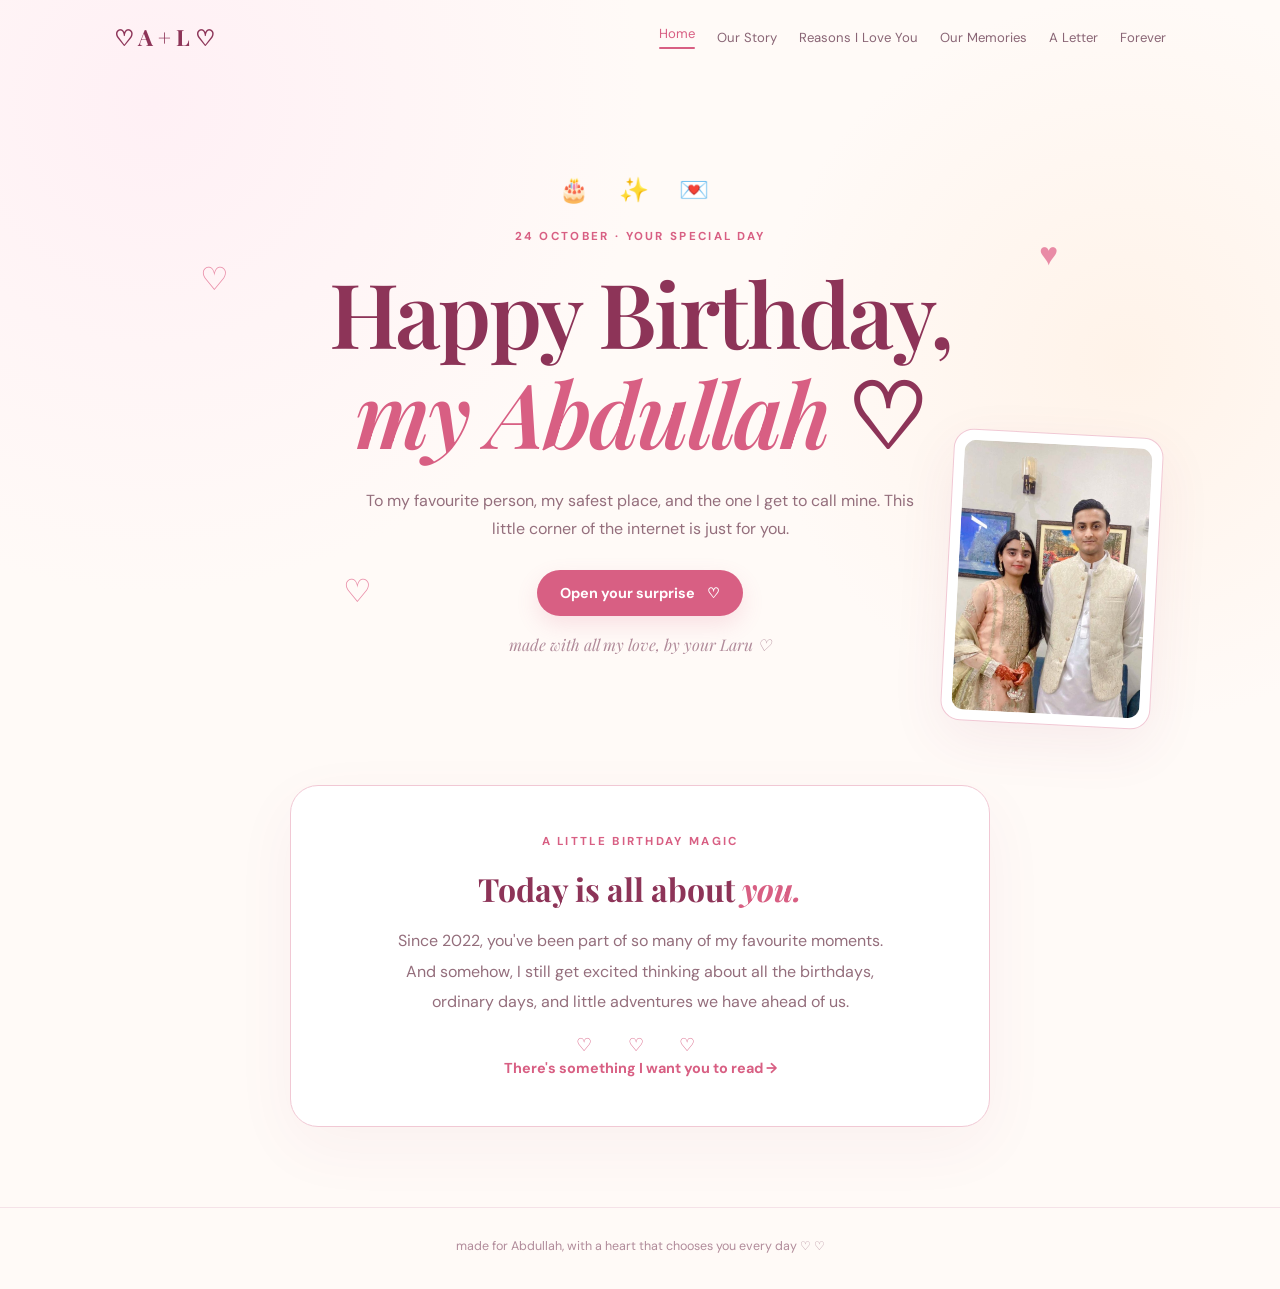
<file: index.html>
<!DOCTYPE html>
<html lang="en">
<head>
  <meta charset="UTF-8"><meta name="viewport" content="width=device-width, initial-scale=1">
  <title>Happy Birthday, My Abdullah ♡</title>
  <link rel="stylesheet" href="style.css"><script src="script.js" defer></script>
</head>
<body data-page="home">
  <div class="sparkle-layer" aria-hidden="true"></div>
  <header class="site-header">
    <a class="brand" href="index.html">♡ A + L ♡</a>
    <button class="menu-toggle" aria-label="Open menu" aria-expanded="false">☰</button>
    <nav class="nav">
      <a class="active" href="index.html">Home</a><a href="story.html">Our Story</a><a href="reasons.html">Reasons I Love You</a><a href="memories.html">Our Memories</a><a href="letter.html">A Letter</a><a href="forever.html">Forever</a>
    </nav>
  </header>
  <main>
    <section class="hero">
      <div class="hero-sticker">🎂 ✨ 💌</div>
      <p class="eyebrow">24 OCTOBER · YOUR SPECIAL DAY</p>
      <h1>Happy Birthday,<br><span>my Abdullah</span> ♡</h1>
      <p class="hero-copy">To my favourite person, my safest place, and the one I get to call mine. This little corner of the internet is just for you.</p>
      <a class="button" href="story.html">Open your surprise <span>♡</span></a>
      <div class="tiny-note">made with all my love, by your Laru ♡</div>
      <div class="photo-frame hero-photo"><img class="memory-image hero-couple-image" src="images/our-favourite-photo.jpeg" alt="Laraib and Abdullah together"></div>
      <span class="floating-heart h1">♡</span><span class="floating-heart h2">♥</span><span class="floating-heart h3">♡</span>
    </section>
    <section class="welcome-card">
      <p class="eyebrow">A LITTLE BIRTHDAY MAGIC</p><h2>Today is all about <em>you.</em></h2>
      <p>Since 2022, you've been part of so many of my favourite moments. And somehow, I still get excited thinking about all the birthdays, ordinary days, and little adventures we have ahead of us.</p>
      <div class="mini-hearts">♡　♡　♡</div>
      <a class="text-link" href="letter.html">There's something I want you to read →</a>
    </section>
  </main>
  <footer>made for Abdullah, with a heart that chooses you every day ♡ <span class="footer-year"></span></footer>
</body></html>
</file>
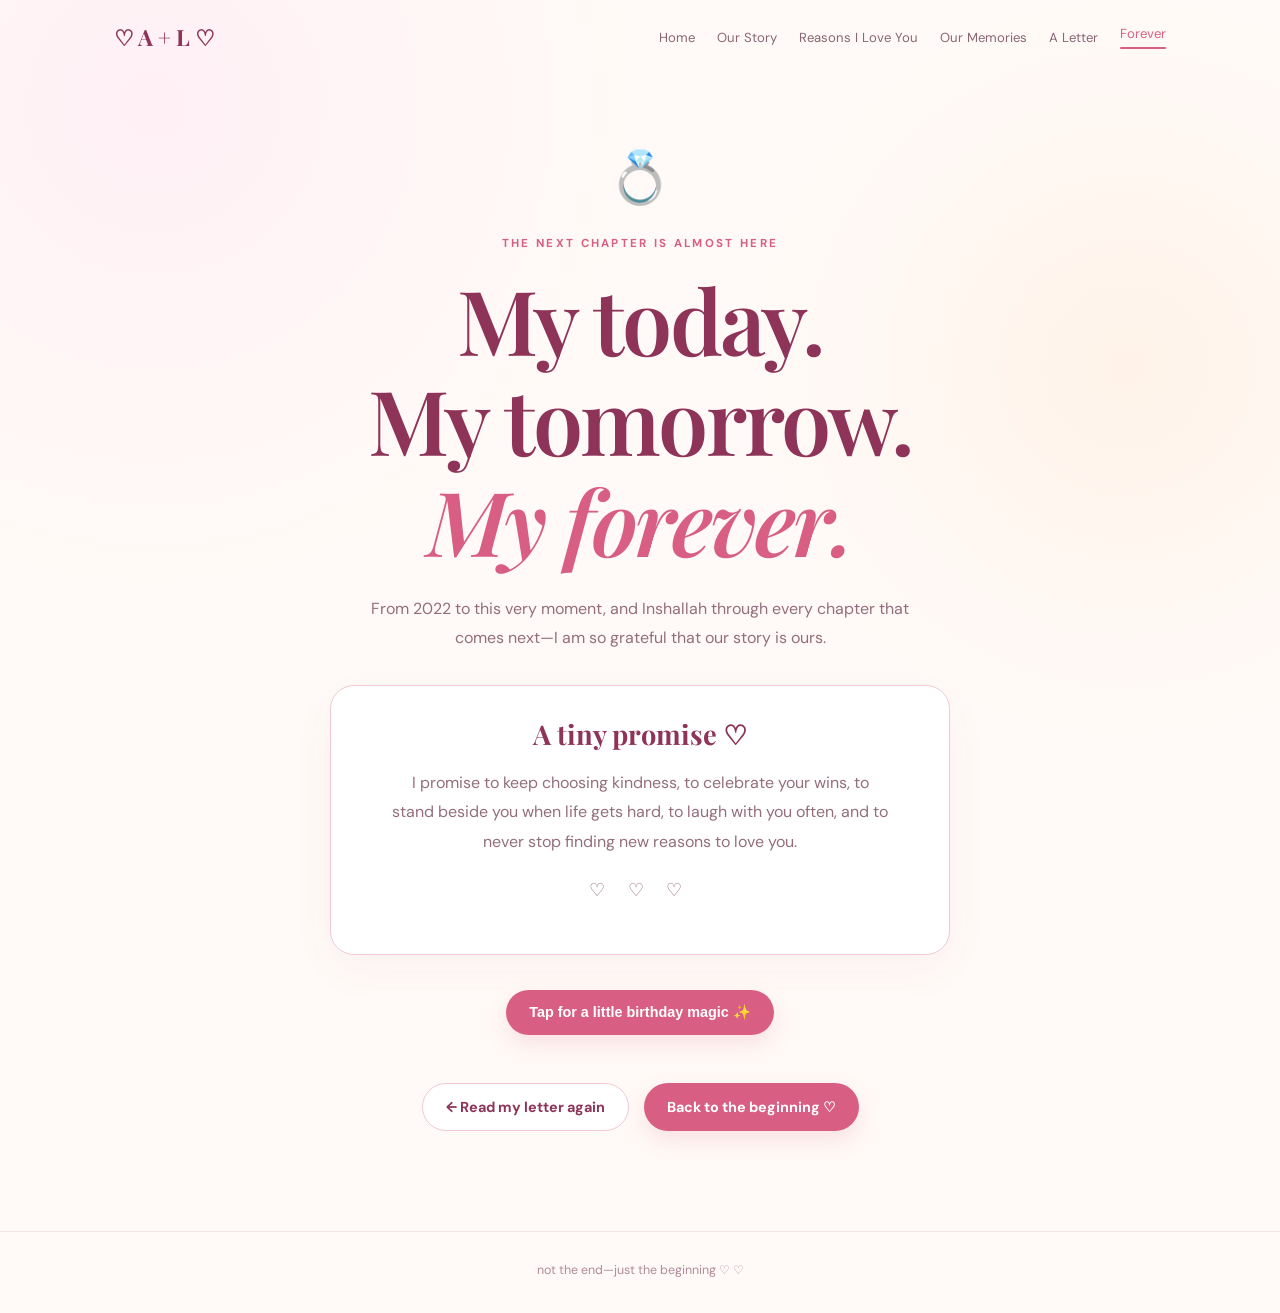
<file: forever.html>
<!DOCTYPE html>
<html lang="en"><head><meta charset="UTF-8"><meta name="viewport" content="width=device-width, initial-scale=1"><title>Here's to Forever ♡</title><link rel="stylesheet" href="style.css"><script src="script.js" defer></script></head>
<body data-page="forever"><div class="sparkle-layer" aria-hidden="true"></div>
<header class="site-header"><a class="brand" href="index.html">♡ A + L ♡</a><button class="menu-toggle" aria-label="Open menu" aria-expanded="false">☰</button><nav class="nav"><a href="index.html">Home</a><a href="story.html">Our Story</a><a href="reasons.html">Reasons I Love You</a><a href="memories.html">Our Memories</a><a href="letter.html">A Letter</a><a class="active" href="forever.html">Forever</a></nav></header>
<main class="forever-hero"><div class="ring">💍</div><p class="eyebrow">THE NEXT CHAPTER IS ALMOST HERE</p><h1>My today.<br>My tomorrow.<br><span>My forever.</span></h1><p class="hero-copy">From 2022 to this very moment, and Inshallah through every chapter that comes next—I am so grateful that our story is ours.</p>
<div class="promise-card"><h2>A tiny promise ♡</h2><p>I promise to keep choosing kindness, to celebrate your wins, to stand beside you when life gets hard, to laugh with you often, and to never stop finding new reasons to love you.</p><p class="mini-hearts">♡ ♡ ♡</p></div>
<button class="button" id="surprise-button">Tap for a little birthday magic ✨</button><p id="surprise-message" class="surprise-message" hidden>Surprise, my love! You are loved more than this tiny website could ever hold. Happy birthday, Abdullah. — Your Laru loves u sooo much ❤️</p>
<div class="page-nav centered"><a class="button secondary" href="letter.html">← Read my letter again</a><a class="button" href="index.html">Back to the beginning ♡</a></div></main>
<footer>not the end—just the beginning ♡ <span class="footer-year"></span></footer></body></html>
</file>
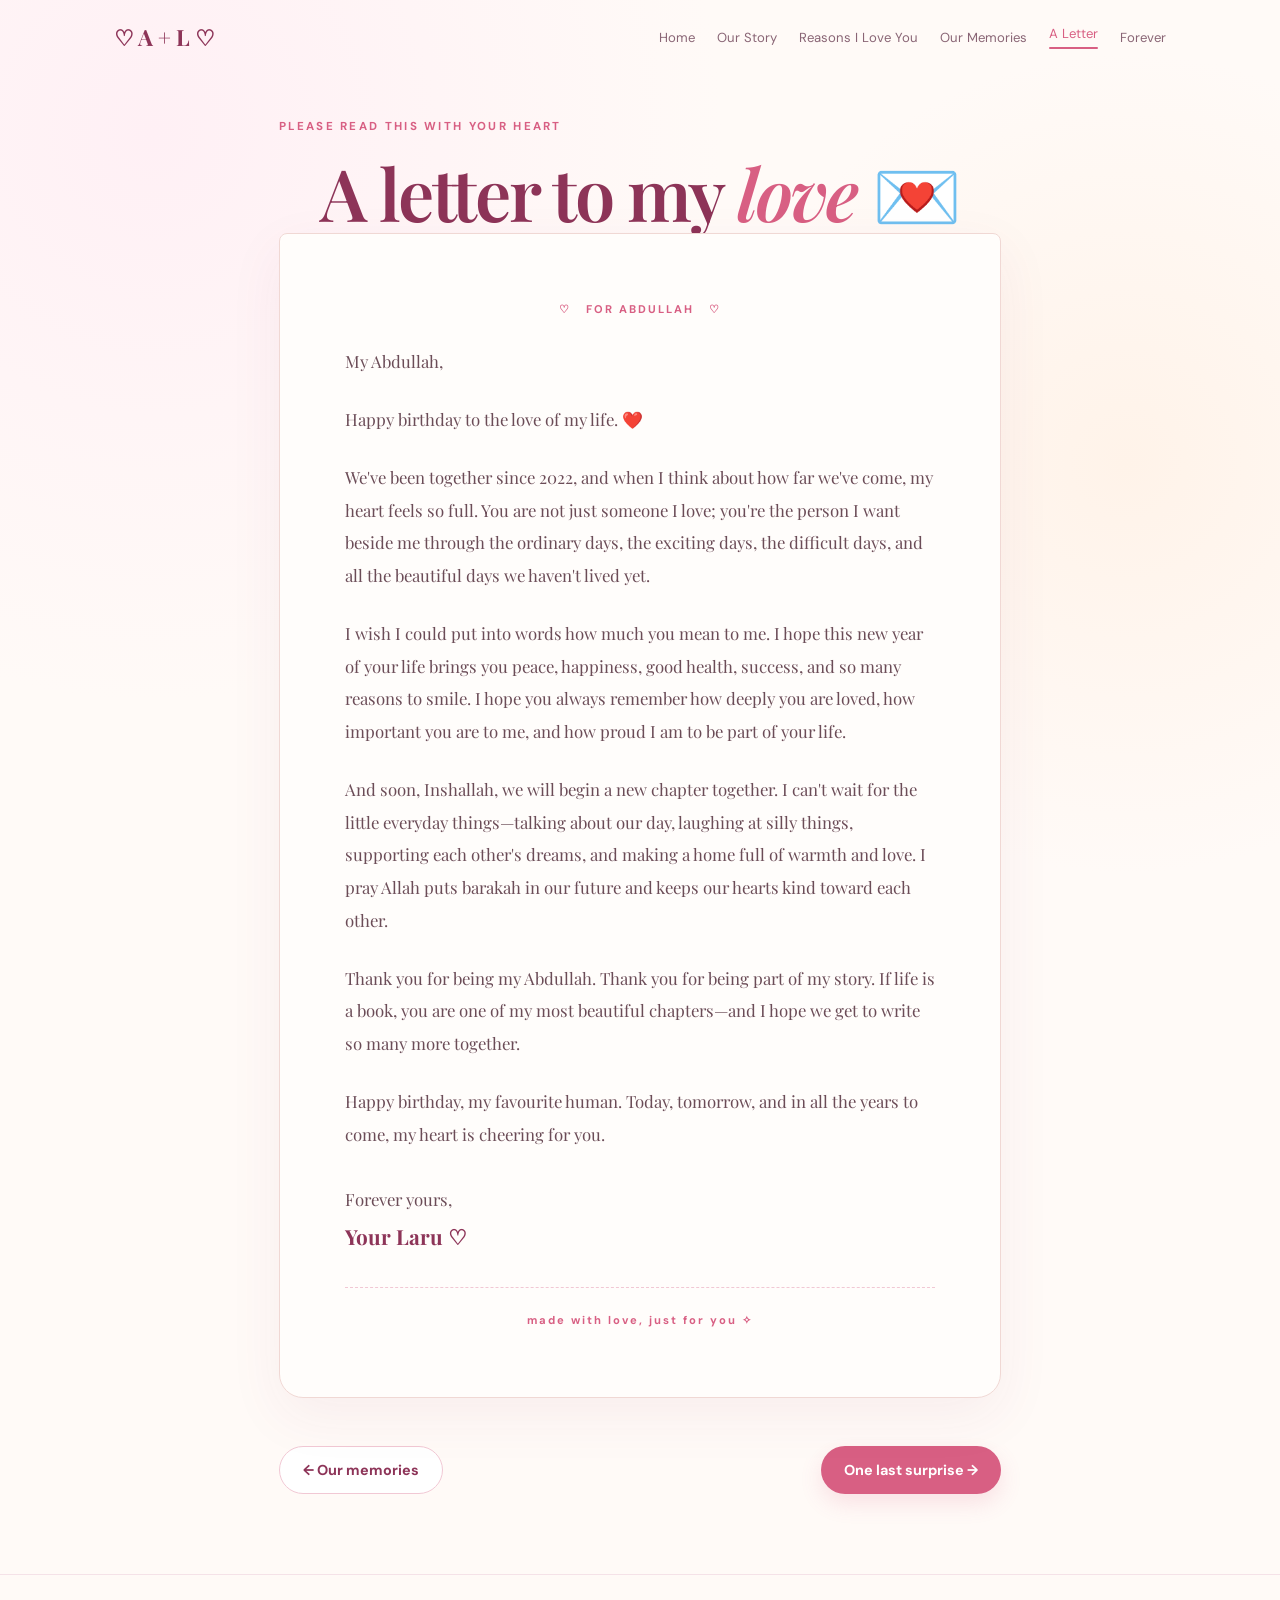
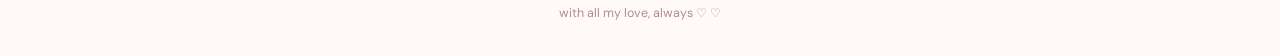
<file: letter.html>
<!DOCTYPE html>
<html lang="en"><head><meta charset="UTF-8"><meta name="viewport" content="width=device-width, initial-scale=1"><title>A Letter for Abdullah ♡</title><link rel="stylesheet" href="style.css"><script src="script.js" defer></script></head>
<body data-page="letter"><div class="sparkle-layer" aria-hidden="true"></div>
<header class="site-header"><a class="brand" href="index.html">♡ A + L ♡</a><button class="menu-toggle" aria-label="Open menu" aria-expanded="false">☰</button><nav class="nav"><a href="index.html">Home</a><a href="story.html">Our Story</a><a href="reasons.html">Reasons I Love You</a><a href="memories.html">Our Memories</a><a class="active" href="letter.html">A Letter</a><a href="forever.html">Forever</a></nav></header>
<main class="page-wrap letter-page"><p class="eyebrow">PLEASE READ THIS WITH YOUR HEART</p><h1 class="page-title">A letter to my <span>love</span> 💌</h1>
<article class="letter-paper"><div class="letter-top">♡ &nbsp; FOR ABDULLAH &nbsp; ♡</div>
<p>My Abdullah,</p>
<p>Happy birthday to the love of my life. ❤️</p>
<p>We've been together since 2022, and when I think about how far we've come, my heart feels so full. You are not just someone I love; you're the person I want beside me through the ordinary days, the exciting days, the difficult days, and all the beautiful days we haven't lived yet.</p>
<p>I wish I could put into words how much you mean to me. I hope this new year of your life brings you peace, happiness, good health, success, and so many reasons to smile. I hope you always remember how deeply you are loved, how important you are to me, and how proud I am to be part of your life.</p>
<p>And soon, Inshallah, we will begin a new chapter together. I can't wait for the little everyday things—talking about our day, laughing at silly things, supporting each other's dreams, and making a home full of warmth and love. I pray Allah puts barakah in our future and keeps our hearts kind toward each other.</p>
<p>Thank you for being my Abdullah. Thank you for being part of my story. If life is a book, you are one of my most beautiful chapters—and I hope we get to write so many more together.</p>
<p>Happy birthday, my favourite human. Today, tomorrow, and in all the years to come, my heart is cheering for you.</p>
<p class="letter-signoff">Forever yours,<br><strong>Your Laru ♡</strong></p><div class="letter-bottom">made with love, just for you ✧</div></article>
<div class="page-nav"><a class="button secondary" href="memories.html">← Our memories</a><a class="button" href="forever.html">One last surprise →</a></div></main>
<footer>with all my love, always ♡ <span class="footer-year"></span></footer></body></html>
</file>
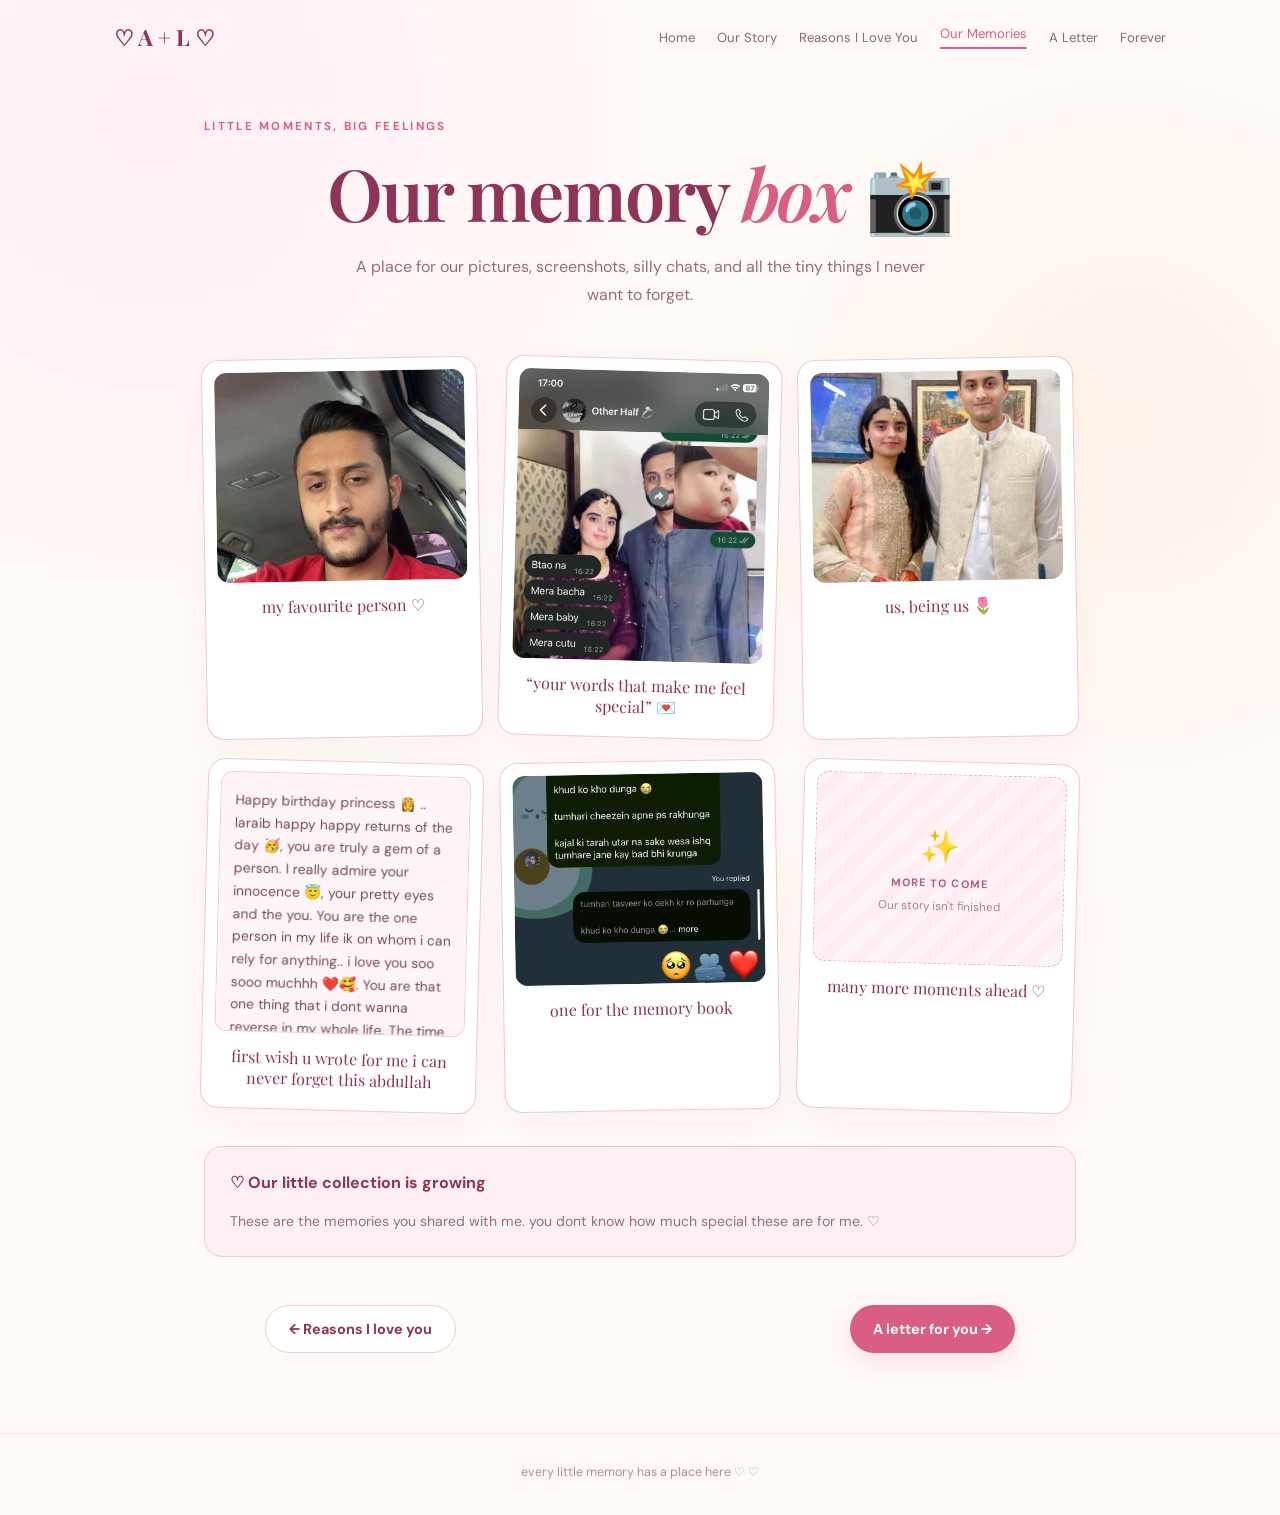
<file: memories.html>
<!DOCTYPE html>
<html lang="en"><head><meta charset="UTF-8"><meta name="viewport" content="width=device-width, initial-scale=1"><title>Our Memories ♡</title><link rel="stylesheet" href="style.css"><script src="script.js" defer></script></head>
<body data-page="memories"><div class="sparkle-layer" aria-hidden="true"></div>
<header class="site-header"><a class="brand" href="index.html">♡ A + L ♡</a><button class="menu-toggle" aria-label="Open menu" aria-expanded="false">☰</button><nav class="nav"><a href="index.html">Home</a><a href="story.html">Our Story</a><a href="reasons.html">Reasons I Love You</a><a class="active" href="memories.html">Our Memories</a><a href="letter.html">A Letter</a><a href="forever.html">Forever</a></nav></header>
<main class="page-wrap"><p class="eyebrow">LITTLE MOMENTS, BIG FEELINGS</p><h1 class="page-title">Our memory <span>box</span> 📸</h1><p class="page-intro">A place for our pictures, screenshots, silly chats, and all the tiny things I never want to forget.</p>
<div class="memory-grid">
<div class="memory-card"><img class="memory-image" src="images/my-favourite-person.jpeg" alt="Abdullah, my favourite person"><p>my favourite person ♡</p></div>
<div class="memory-card"><img class="memory-image whatsapp-image" src="images/whatsapp-memory-baby-cutu.jpeg" alt="WhatsApp memory where Abdullah calls me his baby and cutu"><p>“your words that make me feel special” 💌</p></div>
<div class="memory-card"><img class="memory-image" src="images/our-favourite-photo.jpeg" alt="Our favourite photo together"><p>us, being us 🌷</p></div>
<div class="memory-card little-words-card"><div class="little-words-message"><p>Happy birthday princess 👸 .. laraib happy happy returns of the day 🥳, you are truly a gem of a person. I really admire your innocence 😇, your pretty eyes and the you. You are the one person in my life ik on whom i can rely for anything.. i love you soo sooo muchhh ❤️🥰. You are that one thing that i dont wanna reverse in my whole life. The time we have spent it was totally magical 😍❣️. You mean a lifeline to me that i would never lose. I love you stay the same. ❤️❤️❤️</p></div><p>first wish u wrote for me i can never forget this abdullah</p></div>
<div class="memory-card"><img class="memory-image chat-memory-image" src="images/memory-book-chat.jpeg" alt="A heartfelt chat message saved for the memory book"><p>one for the memory book</p></div>
<div class="memory-card"><div class="photo-placeholder"><span>✨</span><b>MORE TO COME</b><small>Our story isn't finished</small></div><p>many more moments ahead ♡</p></div>
</div>
<div class="tip-box"><b>♡ Our little collection is growing</b><p>These are the  memories you shared with me. you dont know how much special these are for me. ♡</p></div>
<div class="page-nav"><a class="button secondary" href="reasons.html">← Reasons I love you</a><a class="button" href="letter.html">A letter for you →</a></div></main>
<footer>every little memory has a place here ♡ <span class="footer-year"></span></footer></body></html>
</file>
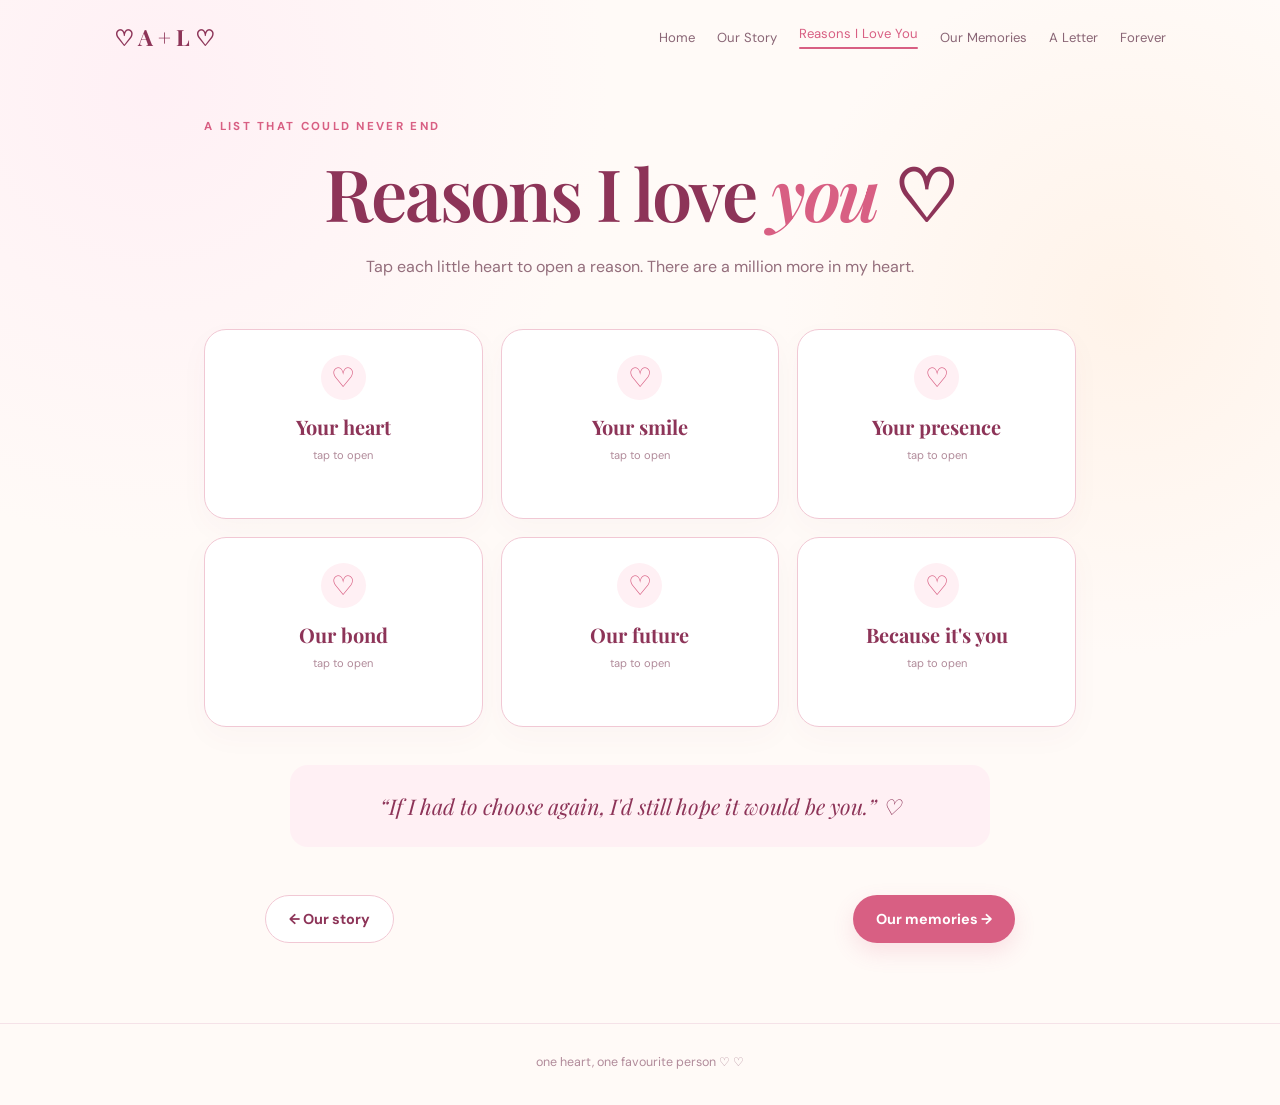
<file: reasons.html>
<!DOCTYPE html>
<html lang="en"><head><meta charset="UTF-8"><meta name="viewport" content="width=device-width, initial-scale=1"><title>Reasons I Love You ♡</title><link rel="stylesheet" href="style.css"><script src="script.js" defer></script></head>
<body data-page="reasons"><div class="sparkle-layer" aria-hidden="true"></div>
<header class="site-header"><a class="brand" href="index.html">♡ A + L ♡</a><button class="menu-toggle" aria-label="Open menu" aria-expanded="false">☰</button><nav class="nav"><a href="index.html">Home</a><a href="story.html">Our Story</a><a class="active" href="reasons.html">Reasons I Love You</a><a href="memories.html">Our Memories</a><a href="letter.html">A Letter</a><a href="forever.html">Forever</a></nav></header>
<main class="page-wrap"><p class="eyebrow">A LIST THAT COULD NEVER END</p><h1 class="page-title">Reasons I love <span>you</span> ♡</h1><p class="page-intro">Tap each little heart to open a reason. There are a million more in my heart.</p>
<div class="reason-grid">
<button class="reason-card" data-reason="01"><span class="reason-heart">♡</span><b>Your heart</b><small>tap to open</small><p class="reason-hidden">I love the person you are and the goodness you carry inside you.</p></button>
<button class="reason-card" data-reason="02"><span class="reason-heart">♡</span><b>Your smile</b><small>tap to open</small><p class="reason-hidden">Because it can make an ordinary day feel special.</p></button>
<button class="reason-card" data-reason="03"><span class="reason-heart">♡</span><b>Your presence</b><small>tap to open</small><p class="reason-hidden">Even a normal conversation with you can become my favourite part of the day.</p></button>
<button class="reason-card" data-reason="04"><span class="reason-heart">♡</span><b>Our bond</b><small>tap to open</small><p class="reason-hidden">What we have built since 2022 means more to me than I can explain.</p></button>
<button class="reason-card" data-reason="05"><span class="reason-heart">♡</span><b>Our future</b><small>tap to open</small><p class="reason-hidden">I love dreaming about the life we will build together, one little step at a time.</p></button>
<button class="reason-card" data-reason="06"><span class="reason-heart">♡</span><b>Because it's you</b><small>tap to open</small><p class="reason-hidden">Not because you're perfect, but because you're you—and my heart chooses you.</p></button>
</div>
<div class="quote-strip">“If I had to choose again, I'd still hope it would be you.” ♡</div>
<div class="page-nav"><a class="button secondary" href="story.html">← Our story</a><a class="button" href="memories.html">Our memories →</a></div></main>
<footer>one heart, one favourite person ♡ <span class="footer-year"></span></footer></body></html>
</file>
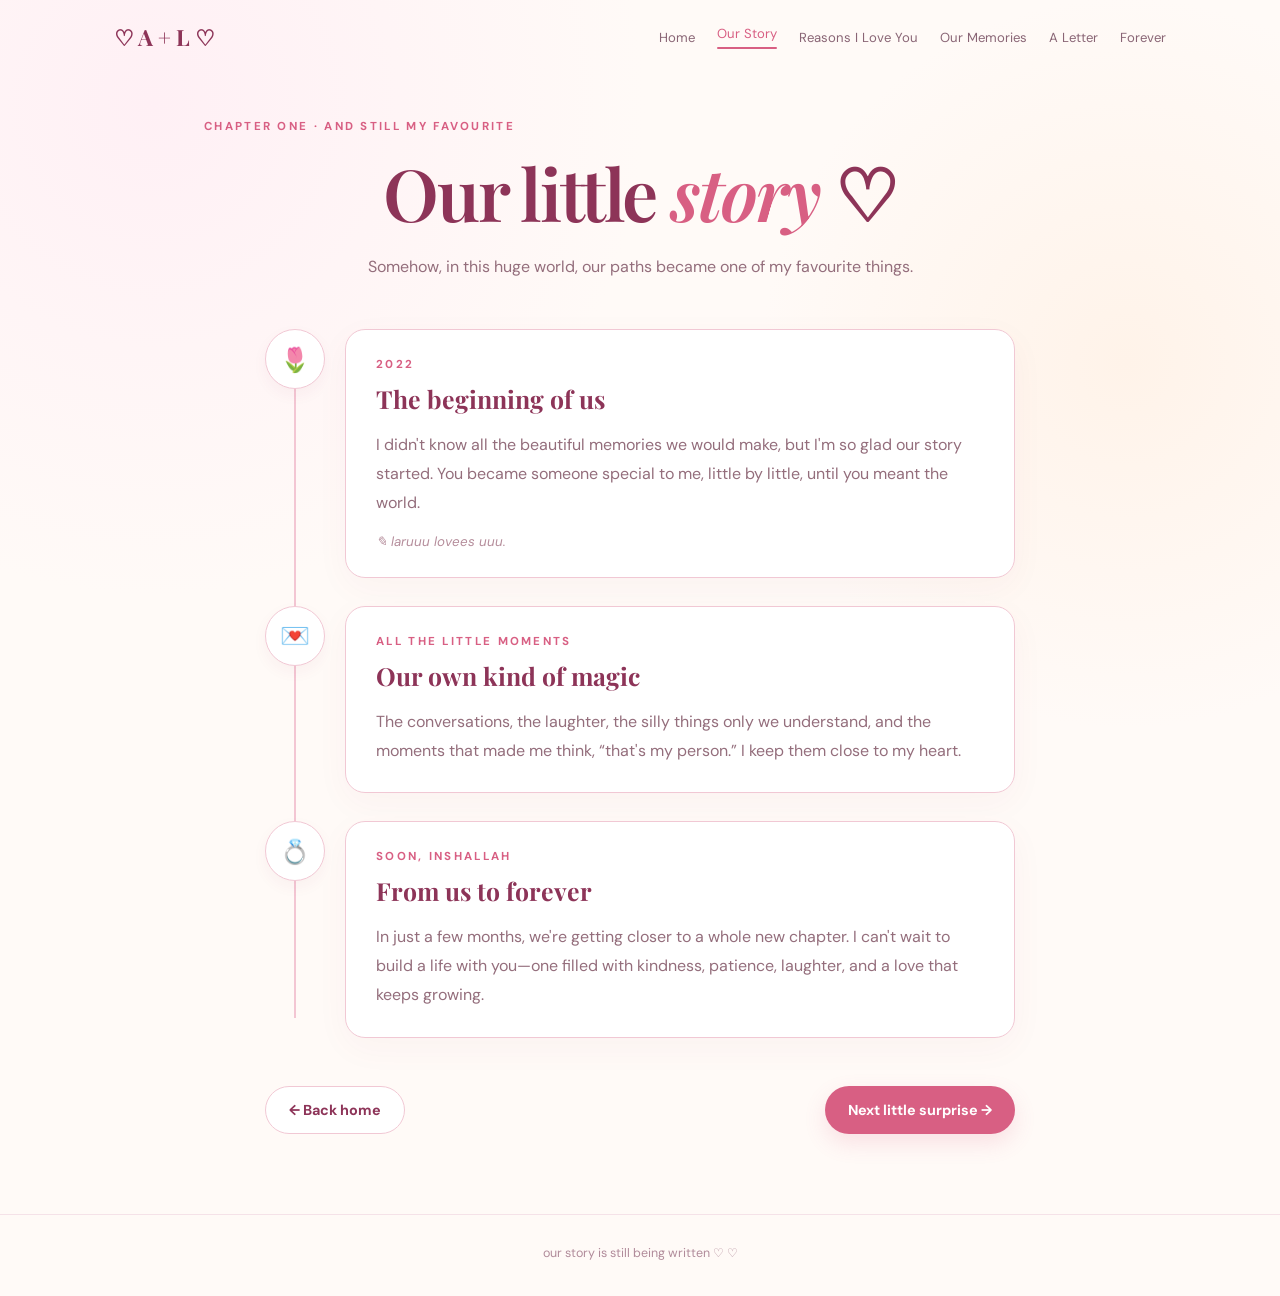
<file: story.html>
<!DOCTYPE html>
<html lang="en"><head><meta charset="UTF-8"><meta name="viewport" content="width=device-width, initial-scale=1"><title>Our Story ♡</title><link rel="stylesheet" href="style.css"><script src="script.js" defer></script></head>
<body data-page="story"><div class="sparkle-layer" aria-hidden="true"></div>
<header class="site-header"><a class="brand" href="index.html">♡ A + L ♡</a><button class="menu-toggle" aria-label="Open menu" aria-expanded="false">☰</button><nav class="nav"><a href="index.html">Home</a><a class="active" href="story.html">Our Story</a><a href="reasons.html">Reasons I Love You</a><a href="memories.html">Our Memories</a><a href="letter.html">A Letter</a><a href="forever.html">Forever</a></nav></header>
<main class="page-wrap"><p class="eyebrow">CHAPTER ONE · AND STILL MY FAVOURITE</p><h1 class="page-title">Our little <span>story</span> ♡</h1><p class="page-intro">Somehow, in this huge world, our paths became one of my favourite things.</p>
<div class="timeline">
  <article class="timeline-item"><div class="timeline-icon">🌷</div><div class="paper"><p class="eyebrow">2022</p><h2>The beginning of us</h2><p>I didn't know all the beautiful memories we would make, but I'm so glad our story started. You became someone special to me, little by little, until you meant the world.</p><small>✎  laruuu lovees uuu.</small></div></article>
  <article class="timeline-item"><div class="timeline-icon">💌</div><div class="paper"><p class="eyebrow">ALL THE LITTLE MOMENTS</p><h2>Our own kind of magic</h2><p>The conversations, the laughter, the silly things only we understand, and the moments that made me think, “that's my person.” I keep them close to my heart.</p></div></article>
  <article class="timeline-item"><div class="timeline-icon">💍</div><div class="paper"><p class="eyebrow">SOON, INSHALLAH</p><h2>From us to forever</h2><p>In just a few months, we're getting closer to a whole new chapter. I can't wait to build a life with you—one filled with kindness, patience, laughter, and a love that keeps growing.</p></div></article>
</div>
<div class="page-nav"><a class="button secondary" href="index.html">← Back home</a><a class="button" href="reasons.html">Next little surprise →</a></div></main>
<footer>our story is still being written ♡ <span class="footer-year"></span></footer></body></html>
</file>
<file: style.css>
@import url('https://fonts.googleapis.com/css2?family=DM+Sans:wght@400;500;600;700&family=Playfair+Display:ital,wght@0,500;0,600;0,700;1,500;1,600&display=swap');
:root{--rose:#d85f83;--deep:#8d3458;--pink:#fff0f4;--blush:#ffe1e9;--cream:#fffaf7;--ink:#533743;--muted:#946e7c;--line:#f1c8d4;--white:#fff}
*{box-sizing:border-box}html{scroll-behavior:smooth}body{margin:0;background:radial-gradient(circle at 12% 8%,#fff0f5 0,transparent 30%),radial-gradient(circle at 88% 28%,#fff3e9 0,transparent 25%),var(--cream);color:var(--ink);font-family:'DM Sans',sans-serif;min-height:100vh;overflow-x:hidden}a{color:inherit;text-decoration:none}.site-header{max-width:1180px;margin:auto;padding:22px 5%;display:flex;align-items:center;justify-content:space-between;gap:24px;position:relative;z-index:5}.brand{font-family:'Playfair Display',serif;font-size:1.4rem;color:var(--deep);font-weight:700;white-space:nowrap}.nav{display:flex;gap:22px;align-items:center}.nav a{font-size:.82rem;color:#896575;transition:.2s}.nav a:hover,.nav a.active{color:var(--rose)}.nav a.active:after{content:"";display:block;height:2px;background:var(--rose);margin-top:5px;border-radius:2px}.menu-toggle{display:none;border:0;background:var(--pink);color:var(--deep);border-radius:12px;padding:9px 12px;font-size:1.2rem}.hero{max-width:1100px;min-height:620px;margin:20px auto 60px;padding:80px 7% 70px;position:relative;text-align:center;display:flex;align-items:center;flex-direction:column}.hero-sticker{font-size:1.5rem;letter-spacing:12px;margin-bottom:24px;animation:bob 3s ease-in-out infinite}.eyebrow{font-size:.72rem;letter-spacing:.2em;font-weight:700;color:var(--rose);margin:0 0 18px}.hero h1,.page-title,.forever-hero h1{font-family:'Playfair Display',serif;font-weight:600;line-height:1.12;letter-spacing:-.03em}.hero h1{font-size:clamp(3rem,7vw,5.7rem);margin:0;color:var(--deep)}.hero h1 span,.page-title span,.forever-hero h1 span{color:var(--rose);font-style:italic}.hero-copy{max-width:550px;line-height:1.8;color:var(--muted);font-size:1rem;margin:24px auto 26px}.button{border:0;display:inline-flex;align-items:center;justify-content:center;gap:12px;background:var(--rose);color:white;border-radius:999px;padding:14px 23px;font-size:.9rem;font-weight:700;box-shadow:0 9px 22px #d85f8329;cursor:pointer;transition:transform .2s,box-shadow .2s}.button:hover{transform:translateY(-3px);box-shadow:0 12px 28px #d85f8340}.button.secondary{background:white;color:var(--deep);border:1px solid var(--line);box-shadow:none}.tiny-note{font-family:'Playfair Display',serif;font-style:italic;color:#b18b9a;margin-top:18px}.photo-frame{padding:10px;background:#fff;border:1px solid var(--line);border-radius:20px;box-shadow:0 18px 55px #8d345813;transform:rotate(3deg)}.hero-photo{position:absolute;right:3%;bottom:0;width:210px}.photo-placeholder{min-height:150px;display:flex;flex-direction:column;align-items:center;justify-content:center;gap:9px;text-align:center;padding:20px;background:repeating-linear-gradient(135deg,#fff4f7,#fff4f7 12px,#ffedf2 12px,#ffedf2 24px);border:1px dashed #eab4c5;border-radius:12px;color:#b35d7c}.photo-placeholder span{font-size:2rem}.photo-placeholder b{font-size:.68rem;letter-spacing:.1em}.photo-placeholder small{font-size:.72rem;color:#a98391}.floating-heart{position:absolute;color:#e98ba6;font-size:2rem;animation:float 4s ease-in-out infinite}.h1{left:10%;top:26%}.h2{right:12%;top:22%;animation-delay:1s}.h3{left:23%;bottom:18%;animation-delay:1.5s}.welcome-card{max-width:700px;margin:20px auto 80px;background:#fff;border:1px solid var(--line);border-radius:28px;padding:48px 8%;text-align:center;box-shadow:0 20px 65px #8d34580c}.welcome-card h2,.paper h2,.promise-card h2{font-family:'Playfair Display',serif;font-size:2rem;color:var(--deep);margin:0 0 16px}.welcome-card h2 em{color:var(--rose)}.welcome-card p:not(.eyebrow){line-height:1.9;color:var(--muted)}.mini-hearts{color:var(--rose);letter-spacing:.5em;font-size:1.1rem}.text-link{color:var(--rose);font-weight:700;font-size:.9rem}.page-wrap{max-width:1000px;margin:45px auto 80px;padding:0 5%}.page-title{text-align:center;font-size:clamp(2.6rem,6vw,4.5rem);color:var(--deep);margin:0}.page-intro{text-align:center;color:var(--muted);line-height:1.8;max-width:600px;margin:20px auto 48px}.timeline{max-width:750px;margin:0 auto;position:relative}.timeline:before{content:"";position:absolute;top:15px;bottom:20px;left:29px;width:2px;background:#f3c6d3}.timeline-item{display:grid;grid-template-columns:60px 1fr;gap:20px;position:relative;margin:0 0 28px}.timeline-icon{width:60px;height:60px;display:grid;place-items:center;border-radius:50%;background:#fff;border:1px solid var(--line);font-size:1.5rem;z-index:1;box-shadow:0 6px 15px #8d34580c}.paper{background:white;border:1px solid var(--line);border-radius:20px;padding:27px 30px;box-shadow:0 10px 35px #8d34580a}.paper .eyebrow{margin-bottom:10px}.paper h2{font-size:1.55rem}.paper p:not(.eyebrow){line-height:1.8;color:var(--muted);margin-bottom:0}.paper small{display:block;color:#b58d9b;margin-top:15px;font-style:italic}.page-nav{display:flex;justify-content:space-between;gap:15px;max-width:750px;margin:48px auto 0}.reason-grid{display:grid;grid-template-columns:repeat(3,1fr);gap:18px}.reason-card{font-family:inherit;text-align:center;display:flex;align-items:center;flex-direction:column;min-height:190px;padding:25px 18px;border:1px solid var(--line);border-radius:22px;background:white;color:var(--deep);cursor:pointer;box-shadow:0 10px 30px #8d345808;transition:.25s}.reason-card:hover{transform:translateY(-5px);border-color:#e79ab1}.reason-heart{display:grid;place-items:center;width:45px;height:45px;border-radius:50%;background:var(--pink);color:var(--rose);font-size:1.7rem;margin-bottom:13px}.reason-card b{font-family:'Playfair Display',serif;font-size:1.25rem}.reason-card small{color:#b18b9a;margin-top:8px}.reason-hidden{display:none;color:var(--muted);font-size:.87rem;line-height:1.65;margin:15px 0 0}.reason-card.open .reason-hidden{display:block}.reason-card.open .reason-heart{background:var(--rose);color:white}.quote-strip{margin:38px auto 0;text-align:center;max-width:700px;padding:27px;border-radius:18px;background:#fff0f4;color:var(--deep);font-family:'Playfair Display',serif;font-size:1.35rem;font-style:italic}.memory-grid{display:grid;grid-template-columns:repeat(3,1fr);gap:22px}.memory-card{background:white;border:1px solid var(--line);border-radius:18px;padding:12px;box-shadow:0 12px 32px #8d34580b;transform:rotate(-1deg)}.memory-card:nth-child(even){transform:rotate(1.5deg)}.memory-card .photo-placeholder{min-height:190px}.memory-card p{text-align:center;font-family:'Playfair Display',serif;color:var(--deep);margin:14px 5px 8px}.memory-image{width:100%;height:210px;object-fit:cover;border-radius:12px;display:block}.tip-box{background:#fff0f4;border:1px solid var(--line);border-radius:18px;padding:22px 25px;margin:35px 0 0;color:var(--deep);line-height:1.7}.tip-box p{color:var(--muted);font-size:.88rem;margin-bottom:0}.tip-box code{background:#fff;border-radius:5px;padding:2px 5px;overflow-wrap:anywhere}.letter-page{max-width:850px}.letter-paper{background:#fffdfb;border:1px solid #f0d8d4;border-radius:8px 8px 24px 24px;padding:clamp(25px,6vw,65px);box-shadow:0 18px 55px #8d345810;position:relative;line-height:1.95;font-family:'Playfair Display',serif;font-size:1.05rem;color:#6b4c57}.letter-top,.letter-bottom{text-align:center;color:var(--rose);font-family:'DM Sans',sans-serif;font-size:.7rem;letter-spacing:.18em;font-weight:700}.letter-paper>p{margin:25px 0}.letter-signoff{padding-top:8px}.letter-signoff strong{font-size:1.3rem;color:var(--deep)}.letter-bottom{border-top:1px dashed var(--line);padding-top:22px;margin-top:30px}.forever-hero{text-align:center;max-width:900px;margin:45px auto 75px;padding:25px 6%}.ring{font-size:3.2rem;margin-bottom:25px;animation:bob 3s ease-in-out infinite}.forever-hero h1{font-size:clamp(3.1rem,7vw,5.7rem);color:var(--deep);margin:0}.forever-hero .hero-copy{margin:25px auto 32px}.promise-card{max-width:620px;margin:0 auto 35px;background:white;border:1px solid var(--line);border-radius:24px;padding:30px 8%;box-shadow:0 15px 45px #8d34580b}.promise-card h2{font-size:1.7rem}.promise-card p{color:var(--muted);line-height:1.85}.final-photo{max-width:230px;margin:0 auto 30px;transform:rotate(-2deg)}.surprise-message{max-width:580px;margin:22px auto;padding:22px;border-radius:18px;background:#fff0f4;border:1px solid var(--line);color:var(--deep);line-height:1.8;animation:pop .4s ease}.centered{justify-content:center}.sparkle-layer{position:fixed;inset:0;pointer-events:none;z-index:0;overflow:hidden}.sparkle{position:absolute;bottom:-30px;color:#e9a1b6;opacity:.55;animation:rise linear forwards;pointer-events:none}main,footer,.site-header{position:relative;z-index:1}footer{text-align:center;padding:30px 15px 35px;color:#b18b9a;font-size:.78rem;border-top:1px solid #f5e2e8}@keyframes float{0%,100%{transform:translateY(0) rotate(-8deg)}50%{transform:translateY(-16px) rotate(8deg)}}@keyframes bob{0%,100%{transform:translateY(0)}50%{transform:translateY(-7px)}}@keyframes rise{to{transform:translateY(-110vh) rotate(35deg);opacity:0}}@keyframes pop{from{opacity:0;transform:scale(.94)}to{opacity:1;transform:scale(1)}}
@media(max-width:800px){.site-header{padding:18px 6%}.menu-toggle{display:block}.nav{display:none;position:absolute;top:70px;left:5%;right:5%;padding:18px;background:white;border:1px solid var(--line);border-radius:18px;box-shadow:0 12px 30px #8d345815;flex-direction:column;align-items:stretch;gap:0}.nav.open{display:flex}.nav a{padding:11px 5px}.nav a.active:after{display:none}.hero{min-height:680px;padding-top:55px;margin-top:0}.hero-photo{width:160px;right:8%;bottom:4px}.hero-copy{max-width:450px}.h1{left:5%}.h2{right:5%}.welcome-card{margin:10px 5% 60px;padding:35px 7%}.reason-grid{grid-template-columns:repeat(2,1fr)}.memory-grid{grid-template-columns:repeat(2,1fr)}}
@media(max-width:480px){.hero h1{font-size:3.1rem}.hero{padding-left:5%;padding-right:5%;min-height:690px}.hero-photo{width:140px;right:7%;bottom:5px}.floating-heart{font-size:1.5rem}.h3{left:8%;bottom:14%}.page-wrap{margin-top:30px}.timeline-item{grid-template-columns:45px 1fr;gap:12px}.timeline-icon{width:45px;height:45px;font-size:1.2rem}.timeline:before{left:21px}.paper{padding:22px 19px}.paper h2{font-size:1.35rem}.reason-grid{gap:12px}.reason-card{padding:20px 12px;min-height:175px}.memory-grid{gap:12px}.memory-card{padding:8px}.memory-card .photo-placeholder{min-height:150px;padding:12px}.memory-card p{font-size:.9rem}.page-nav{flex-direction:column}.page-nav .button{width:100%}.letter-paper{font-size:1rem}.forever-hero{padding-left:5%;padding-right:5%}.promise-card{padding:25px 7%}}
/* Personal photos added for Abdullah's birthday */
.hero-couple-image{height:270px;object-fit:cover;object-position:center 28%;}
.hero-photo{overflow:hidden;border-radius:20px;}
.whatsapp-image{height:auto;object-fit:contain;background:#f7f3f4;}
.memory-card .memory-image{object-position:center;}
@media(max-width:800px){.hero-couple-image{height:205px;}}
@media(max-width:480px){.hero-couple-image{height:175px;}}

/* Added only for the requested Memory section updates */
.little-words-message{min-height:190px;max-height:260px;overflow-y:auto;padding:16px 14px;background:#fff4f7;border:1px solid #f1c8d4;border-radius:12px;color:#704858;line-height:1.65;font-size:.86rem;}
.little-words-message p{margin:0;text-align:left;font-family:inherit;color:inherit;}
.chat-memory-image{object-fit:cover;object-position:center top;}
</file>
